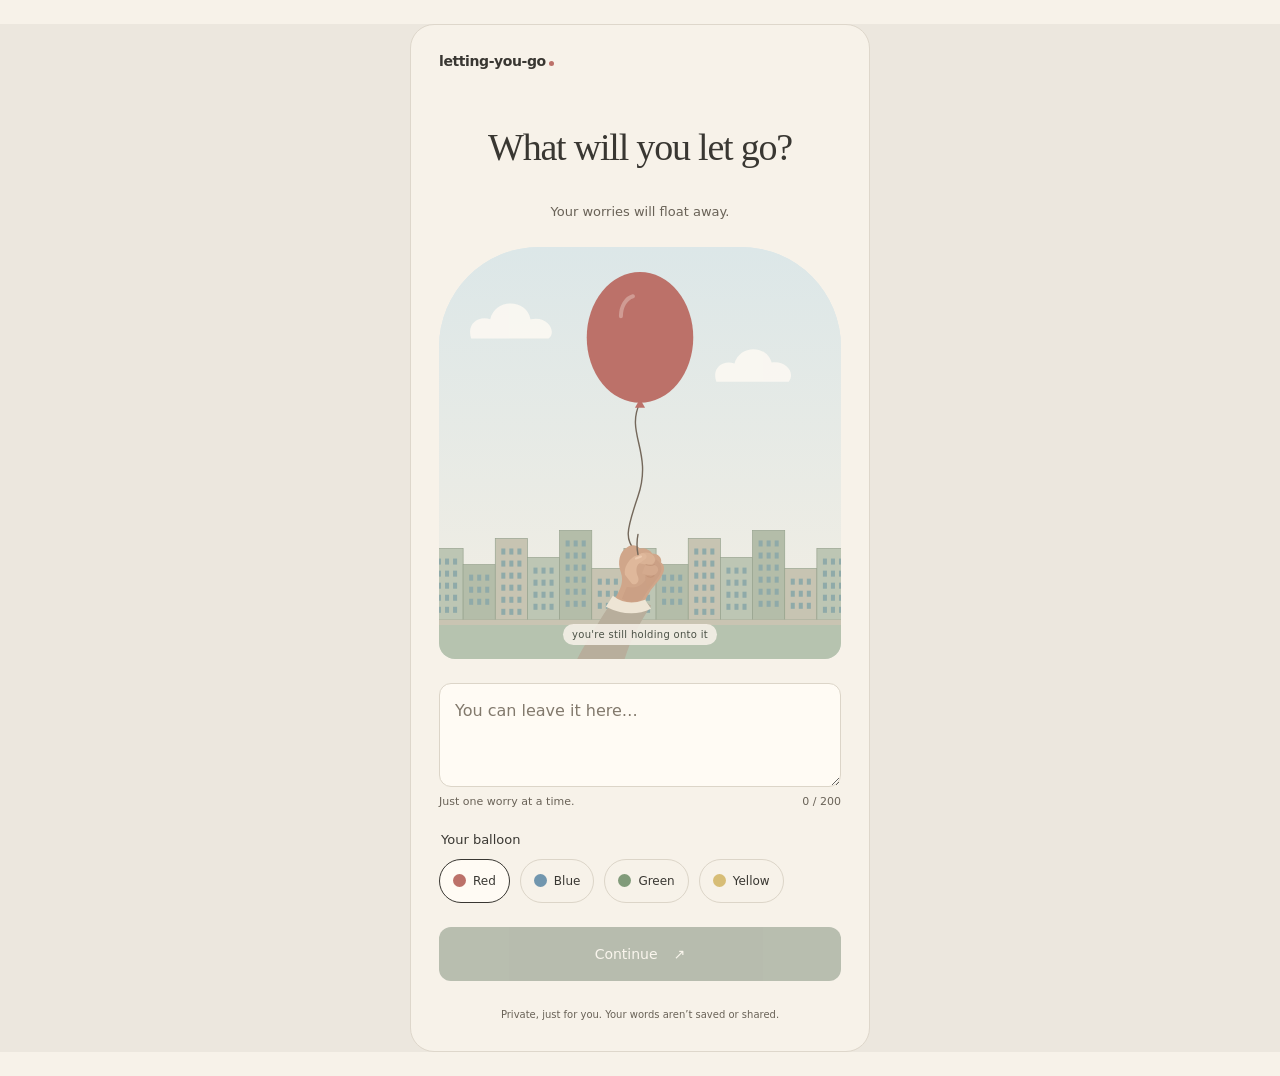
<file: index.html>
<!doctype html>
<html lang="en">
<head>
  <meta charset="utf-8">
  <meta name="viewport" content="width=device-width, initial-scale=1, viewport-fit=cover">
  <meta name="theme-color" content="#f7f2e9">
  <meta name="description" content="A quiet moment to write a worry and let it go.">
  <title>letting-you-go</title>
  <link rel="icon" href="data:,">
  <link rel="stylesheet" href="styles.css">
</head>
<body>
<main class="app">
  <header><a href="./" aria-label="letting-you-go, start again">letting-you-go<span class="brand-dot"></span></a></header>
  <section class="intro"><h1 id="heading" tabindex="-1">What will you let go?</h1><p id="subtitle">Your worries will float away.</p></section>
  <div class="scene" id="scene" role="img" aria-label="A hand holds a small red balloon above a quiet landscape.">
    <svg viewBox="0 0 400 410" aria-hidden="true" focusable="false">
      <defs><linearGradient id="sky" x2="0" y2="1"><stop stop-color="#dce7e8"/><stop offset="1" stop-color="#f3eee3"/></linearGradient></defs>
      <rect width="400" height="410" fill="url(#sky)"/>
      <g id="clouds" fill="#fffbf4" opacity=".8"><path d="M32 91c-5-15 8-23 19-19 5-22 37-20 40 0 19-4 26 14 18 19z"/><path d="M276 134c-5-13 6-22 18-18 5-19 32-19 37-1 14-2 24 10 17 19z"/></g>
      <g id="landscape"></g>
      <g id="balloon" fill="none"><path d="M200 155 C185 185 213 204 198 248 S187 289 199 310" stroke="#74685b" stroke-width="1.4"/><ellipse id="balloon-body" cx="200" cy="90" rx="53" ry="65" fill="#bc7169"/><path id="balloon-knot" d="m200 151-5 9h10z" fill="#bc7169"/><path d="M181 69c0-10 5-18 12-20" stroke="#fffbf4" stroke-width="4" stroke-linecap="round" opacity=".3"/><foreignObject x="158" y="40" width="84" height="102"><div xmlns="http://www.w3.org/1999/xhtml" id="balloon-text-box"><div id="balloon-preview"></div></div></foreignObject></g>
      <g id="arm" stroke-linecap="round" stroke-linejoin="round">
        <!-- Relaxed three-quarter grip: a soft palm and loosely curled fingers. -->
        <path d="M128 430C141 400 156 378 173 351L190 341 211 357C194 382 184 406 180 430Z" fill="#b8ae9c"/>
        <!-- The diagonal contour avoids the horizontal knuckle line of a clenched fist. -->
        <path d="M175 350C181 340 184 333 181 324C177 313 180 303 187 299C191 296 196 296 200 300C204 299 210 301 212 305C218 305 222 309 221 314C226 318 224 324 220 330L211 341 204 353C195 360 184 357 175 350Z" fill="#d0a68a"/>
        <path d="M216 311C224 316 222 324 217 330L207 343 202 351Q190 356 182 350L187 338Q198 341 205 332Z" fill="#bd9177" opacity=".28"/>
        <!-- Nested curved folds describe fingers resting against the palm. -->
        <path d="M201 305C208 302 215 306 215 311C215 315 211 317 206 316L200 315" fill="#dab295"/>
        <path d="M205 317C213 314 219 317 218 322C217 326 213 328 207 326L202 325" fill="#d4aa8e"/>
        <path d="M205 328C212 326 216 328 213 333L207 339" fill="#cca084"/>
        <path d="M206 316Q211 318 214 316M206 327Q211 330 214 327" fill="none" stroke="#b98b70" stroke-width="1" opacity=".5"/>
        <!-- A lightly bent thumb meets the curled index finger without squeezing. -->
        <path d="M185 326C184 319 188 312 194 308L201 305C205 304 208 307 206 310L198 316C196 319 196 324 198 328C200 333 196 337 192 335" fill="#dfb89b"/>
        <path d="M196 310L201 308" stroke="#edcbb0" stroke-width="2"/>
        <path d="M198 286Q196 296 198 306" fill="none" stroke="#74685b" stroke-width="1.4"/>
        <path d="M173 347Q187 358 205 351L211 360Q190 370 166 358Z" fill="#eee5d5"/>
      </g>
    </svg>
    <span class="scene-caption" id="scene-caption">you're still holding onto it</span>
  </div>
  <section id="write-panel" class="panel">
    <label for="worry" class="sr-only">Your worry</label>
    <textarea id="worry" rows="3" placeholder="You can leave it here…" autocomplete="off" spellcheck="false" aria-describedby="count privacy"></textarea>
    <div class="field-footer"><span>Just one worry at a time.</span><span id="count">0 / 200</span></div>
    <fieldset><legend>Your balloon</legend><div class="colours"><label><input type="radio" name="colour" value="red" checked><span class="swatch red"></span>Red</label><label><input type="radio" name="colour" value="blue"><span class="swatch blue"></span>Blue</label><label><input type="radio" name="colour" value="green"><span class="swatch green"></span>Green</label><label><input type="radio" name="colour" value="yellow"><span class="swatch yellow"></span>Yellow</label></div></fieldset>
    <button id="continue" class="primary" disabled>Continue <span aria-hidden="true">↗</span></button>
  </section>
  <section id="hold-panel" class="panel" hidden><p class="guidance" id="hold-guidance">Press and hold. Lift your finger when you’re ready.</p><button id="hold" class="primary hold" aria-describedby="hold-guidance">Hold your balloon</button><button id="edit" class="text-button">Back to your words</button></section>
  <section id="journey-panel" class="panel" hidden><p id="message" class="reflection" aria-live="polite" aria-atomic="true"></p><button id="end" class="text-button">End this journey</button><button id="restart" class="primary" hidden>Release another worry <span aria-hidden="true">↗</span></button></section>
  <footer id="privacy">Private, just for you. Your words aren’t saved or shared.</footer>
  <noscript>This experience needs JavaScript enabled. Your words are never submitted.</noscript>
</main>
<script type="module" src="js/app.js?v=transit-landscapes-4"></script>
</body>
</html>
</file>
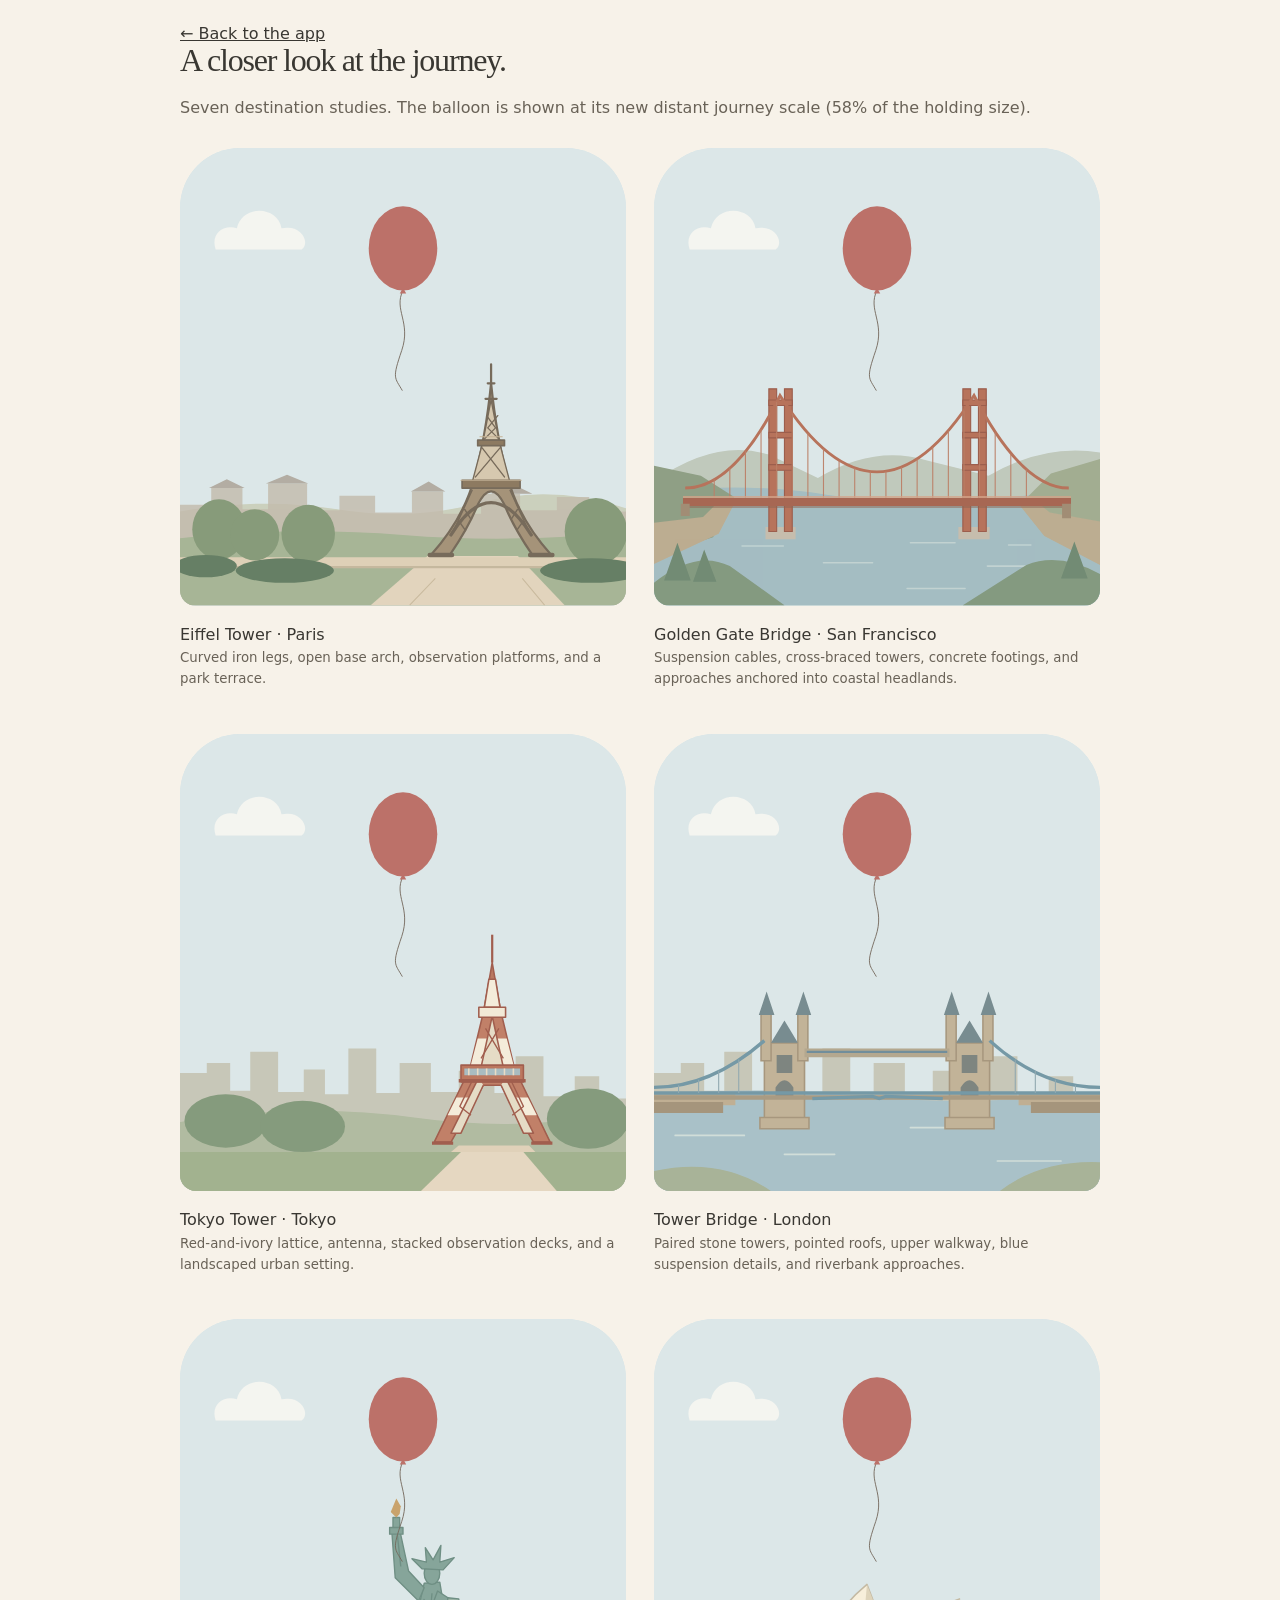
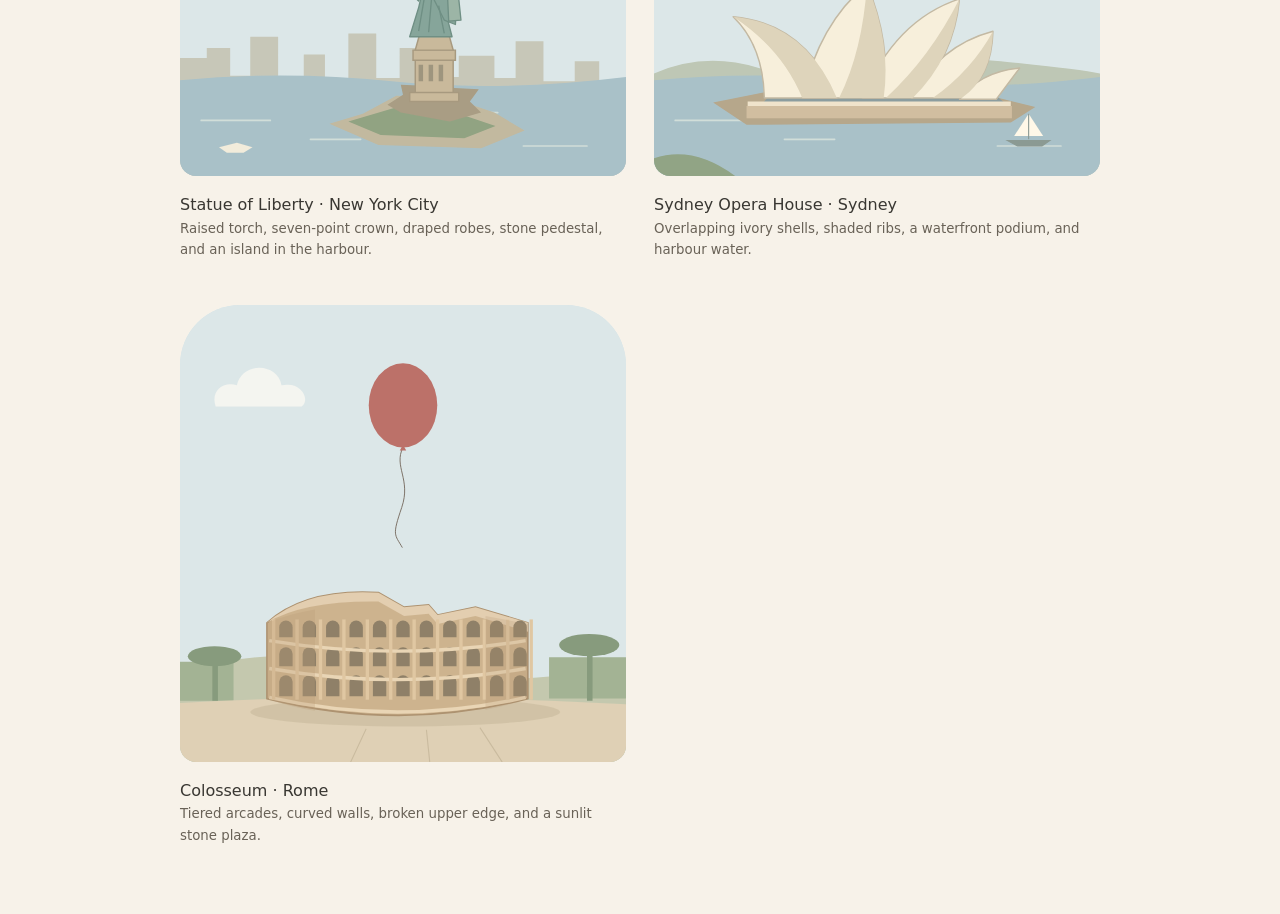
<file: artwork.html>
<!doctype html>
<html lang="en">
<head><meta charset="utf-8"><meta name="viewport" content="width=device-width,initial-scale=1"><title>Destination artwork — letting-you-go</title><link rel="stylesheet" href="styles.css"><link rel="icon" href="data:,"><style>body{padding:24px;background:#f7f2e9}.gallery{max-width:920px;margin:auto}.gallery h1{font-size:32px;min-height:0;justify-content:start}.gallery>p{color:#696257;line-height:1.6}.art-grid{display:grid;grid-template-columns:repeat(auto-fit,minmax(min(100%,320px),1fr));gap:28px;margin:28px 0}figure{margin:0}figcaption{padding:16px 0;line-height:1.6}figcaption small{display:block;color:#696257}a{color:#393732}.scene{border-radius:60px 60px 16px 16px}</style></head>
<body><main class="gallery"><a href="./">← Back to the app</a><h1>A closer look at the journey.</h1><p>Seven destination studies. The balloon is shown at its new distant journey scale (58% of the holding size).</p><div class="art-grid" id="art-grid"></div></main>
<script type="module">
import {sceneFor} from './js/scenes.js?v=transit-landscapes-4';
import {DISTANT_SCALE,balloonTransform} from './js/balloon-scale.js';
for(const [id,title,description] of [['eiffel','Eiffel Tower · Paris','Curved iron legs, open base arch, observation platforms, and a park terrace.'],['golden-gate','Golden Gate Bridge · San Francisco','Suspension cables, cross-braced towers, concrete footings, and approaches anchored into coastal headlands.'],
['tokyo','Tokyo Tower · Tokyo','Red-and-ivory lattice, antenna, stacked observation decks, and a landscaped urban setting.'],
['tower-bridge','Tower Bridge · London','Paired stone towers, pointed roofs, upper walkway, blue suspension details, and riverbank approaches.'],
['liberty','Statue of Liberty · New York City','Raised torch, seven-point crown, draped robes, stone pedestal, and an island in the harbour.'],
['sydney','Sydney Opera House · Sydney','Overlapping ivory shells, shaded ribs, a waterfront podium, and harbour water.'],
['rome','Colosseum · Rome','Tiered arcades, curved walls, broken upper edge, and a sunlit stone plaza.']]){
 const figure=document.createElement('figure');
 figure.innerHTML=`<div class="scene"><svg viewBox="0 0 400 410" role="img" aria-label="${title}"><rect width="400" height="410" fill="#dce7e8"/><g fill="#fffbf4" opacity=".7"><path d="M32 91c-5-15 8-23 19-19 5-22 37-20 40 0 19-4 26 14 18 19z"/></g>${sceneFor(id)}<g transform="${balloonTransform(DISTANT_SCALE)}"><path d="M200 155C185 185 213 204 198 248S187 289 199 310" fill="none" stroke="#74685b" stroke-width="1.4"/><ellipse cx="200" cy="90" rx="53" ry="65" fill="#bc7169"/><path d="m200 151-5 9h10z" fill="#bc7169"/></g></svg></div><figcaption>${title}<small>${description}</small></figcaption>`;
 document.getElementById('art-grid').append(figure);
}
</script></body></html>
</file>
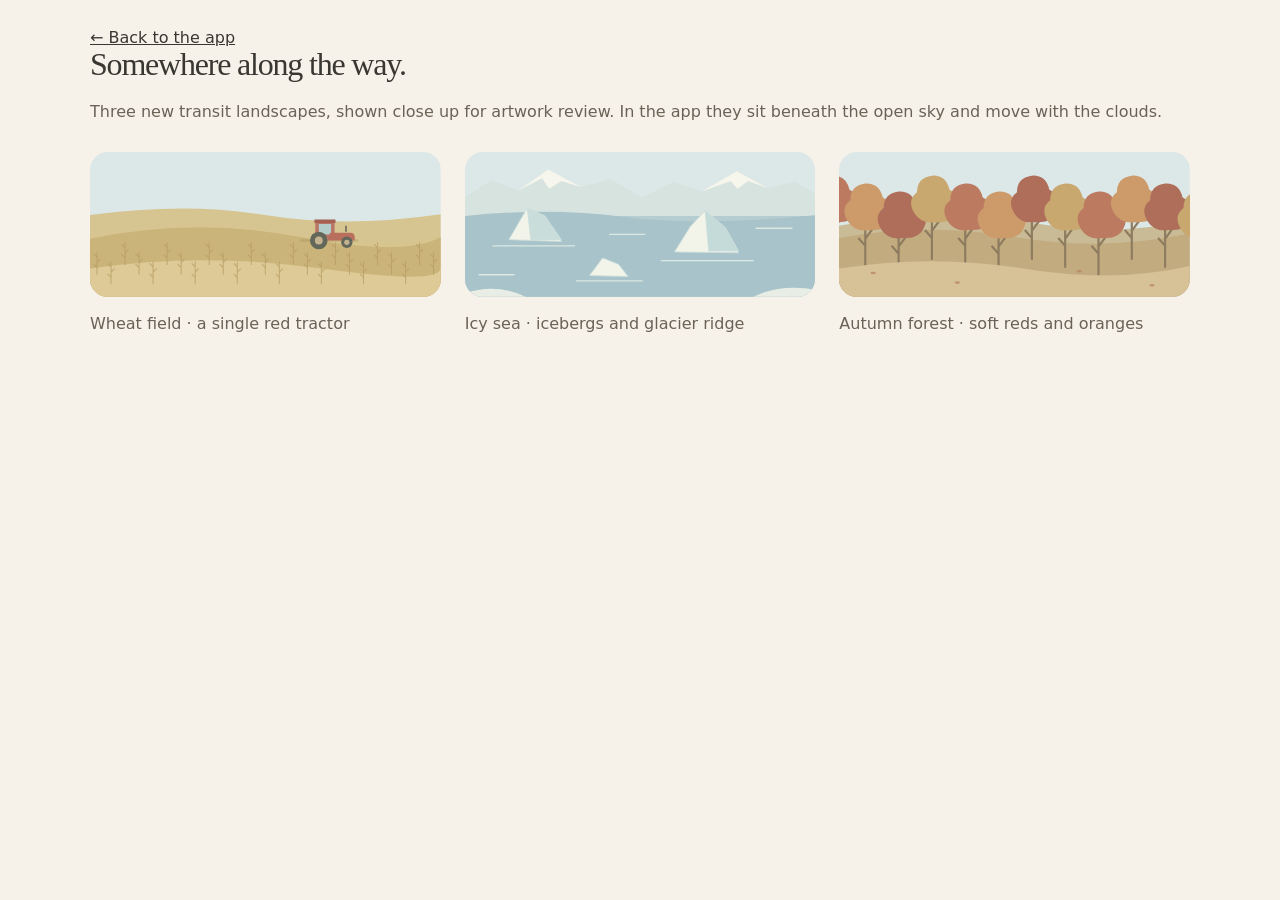
<file: landscapes.html>
<!doctype html><html lang="en"><head><meta charset="utf-8"><meta name="viewport" content="width=device-width,initial-scale=1"><title>Transit landscape studies</title><link rel="stylesheet" href="styles.css"><link rel="icon" href="data:,"><style>body{padding:28px;background:#f7f2e9}main{max-width:1100px;margin:auto}h1{min-height:0;font-size:32px;justify-content:flex-start}p,figcaption{color:#696257;line-height:1.6}.grid{display:grid;grid-template-columns:repeat(auto-fit,minmax(min(100%,300px),1fr));gap:24px;margin:28px 0}figure{margin:0}svg{width:100%;height:auto;border-radius:18px;display:block}figcaption{padding:14px 0}a{color:#393732}</style></head><body><main><a href="./">← Back to the app</a><h1>Somewhere along the way.</h1><p>Three new transit landscapes, shown close up for artwork review. In the app they sit beneath the open sky and move with the clouds.</p><div class="grid" id="studies"></div></main><script type="module">
import {sceneFor} from './js/scenes.js?v=transit-landscapes-4';
for(const [id,label] of [['wheat-field','Wheat field · a single red tractor'],['icy-sea','Icy sea · icebergs and glacier ridge'],['autumn-forest','Autumn forest · soft reds and oranges']]){
 const figure=document.createElement('figure');figure.innerHTML=`<svg xmlns="http://www.w3.org/2000/svg" viewBox="0 245 400 165" role="img" aria-label="${label}"><rect x="0" y="245" width="400" height="165" fill="#dce7e8"/>${sceneFor(id)}</svg><figcaption>${label}</figcaption>`;document.getElementById('studies').append(figure);
}
</script></body></html>
</file>
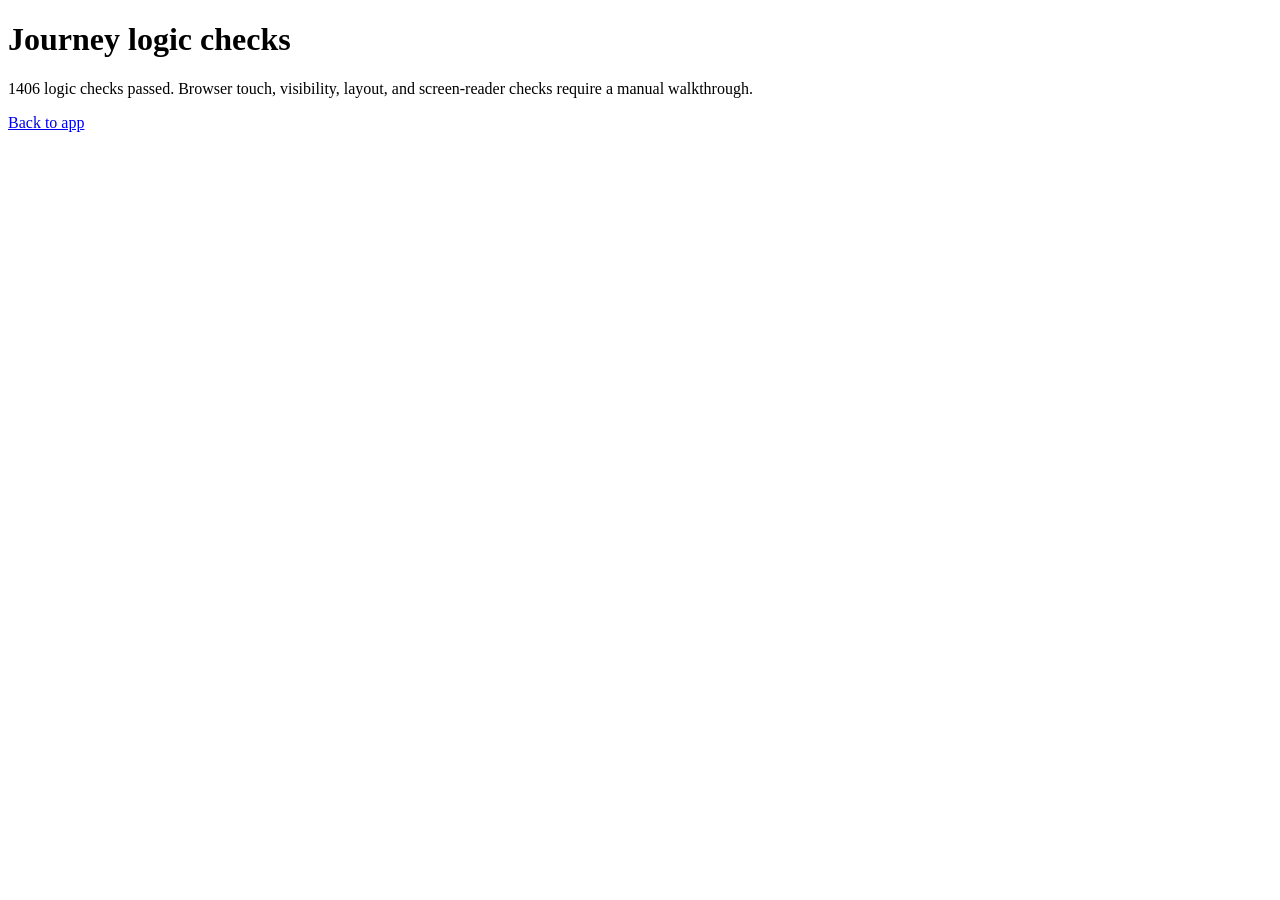
<file: tests/runner.html>
<!doctype html><html lang="en"><meta charset="utf-8"><meta name="viewport" content="width=device-width,initial-scale=1"><title>Journey logic checks</title><body><h1>Journey logic checks</h1><p id="result">Running…</p><a href="/">Back to app</a><script type="module">import {runChecks} from './checks.js';try{document.getElementById('result').textContent=runChecks();}catch(error){document.getElementById('result').textContent='FAILED: '+error.message;throw error;}</script></body></html>
</file>
<file: styles.css>
:root{color-scheme:light;--paper:#f7f2e9;--ink:#393732;--muted:#696257;--line:#dcd5c8;--red:#bc7169;--blue:#7196ae;--green:#819b7a;font-family:system-ui,-apple-system,BlinkMacSystemFont,"Segoe UI",sans-serif;color:var(--ink);background:var(--paper)}*{box-sizing:border-box}body{margin:0}button,textarea,input{font:inherit}button,a,input,textarea{-webkit-tap-highlight-color:transparent}button{cursor:pointer}button:disabled{cursor:default;opacity:.4}[hidden]{display:none!important}.app{width:min(100%,460px);margin:auto;padding:24px 24px max(24px,env(safe-area-inset-bottom));min-height:100svh}header{display:flex;align-items:center;justify-content:space-between;gap:12px;margin-bottom:36px}header a{font-size:14px;letter-spacing:-.4px;text-decoration:none;color:inherit;font-weight:600;white-space:nowrap}.brand-dot{display:inline-block;width:5px;height:5px;background:var(--red);border-radius:50%;margin-left:3px}.edition{font-size:10px;color:var(--muted);text-align:right}.intro{text-align:center}.eyebrow{font-size:10px;letter-spacing:2px;color:var(--muted);margin:0 0 12px}h1{font-family:Georgia,"Times New Roman",serif;font-weight:400;font-size:clamp(30px,8vw,38px);line-height:1.12;letter-spacing:-1.2px;margin:0 0 12px}#subtitle{font-size:13px;line-height:1.6;margin:0 0 24px;color:var(--muted)}.scene{position:relative;border-radius:100px 100px 16px 16px;overflow:hidden;background:#dce7e8;isolation:isolate}.scene svg{display:block;width:100%;height:auto}.scene-caption{position:absolute;bottom:14px;left:12px;right:12px;text-align:center;font-size:10px;color:#4b5146;letter-spacing:.3px;background:#f7f2e9dd;border-radius:12px;padding:5px 9px;width:fit-content;max-width:calc(100% - 24px);margin:auto}.panel{margin-top:24px}label,legend{font-size:13px;font-weight:500}textarea{display:block;resize:vertical;width:100%;min-height:100px;margin-top:10px;padding:15px;border:1px solid var(--line);border-radius:12px;background:#fffbf4;color:var(--ink);line-height:1.5;font-size:16px}textarea::placeholder{color:#82796c}.field-footer{display:flex;justify-content:space-between;gap:10px;font-size:11px;color:var(--muted);margin-top:8px}fieldset{border:0;padding:0;margin:24px 0}legend{margin-bottom:12px}.colours{display:flex;gap:10px;flex-wrap:wrap}.colours label{position:relative;display:flex;gap:7px;align-items:center;padding:10px 13px;border:1px solid var(--line);border-radius:30px;min-height:44px;cursor:pointer;font-size:12px}.colours label:has(:checked){border-color:var(--ink);background:#fffbf4}.colours input{position:absolute;opacity:0;width:1px;height:1px}.swatch{width:13px;height:13px;border-radius:50%}.red{background:var(--red)}.blue{background:var(--blue)}.green{background:var(--green)}.primary{width:100%;border:0;border-radius:12px;min-height:54px;padding:15px 20px;background:#596e58;color:#fffbf4;font-size:14px;font-weight:500;display:flex;justify-content:center;align-items:center;gap:16px}.primary:active{background:#485c47}.hold{touch-action:none;user-select:none;-webkit-user-select:none;-webkit-touch-callout:none}.text-button{display:block;border:0;background:none;color:var(--muted);text-decoration:underline;text-underline-offset:4px;min-height:44px;padding:12px;margin:4px auto;font-size:12px}.guidance{font-size:13px;line-height:1.6;text-align:center;color:var(--muted);margin:0 0 18px}.reflection{font-family:Georgia,"Times New Roman",serif;font-size:19px;line-height:1.6;text-align:center;margin:26px 0;min-height:104px}footer{text-align:center;font-size:10px;line-height:1.7;color:var(--muted);padding-top:25px}button:focus-visible,a:focus-visible,textarea:focus-visible,.colours label:has(:focus-visible){outline:3px solid #716448;outline-offset:4px}#arm{opacity:1;transition:opacity 1s ease}body[data-travelling="true"] #arm{opacity:0}#landscape{transition:opacity .6s ease}#heading:focus{outline:none}@media(min-width:600px){body{background:#ece7de}.app{margin:24px auto;background:var(--paper);border:1px solid #ded7cb;border-radius:24px;padding:28px;min-height:calc(100svh - 48px)}}@media(max-width:350px){.app{padding-inline:16px}.edition{display:none}}@media(prefers-reduced-motion:reduce){#arm,#landscape{transition-duration:.2s}}

/* Keep the hold control stationary when its heading changes. */
h1{min-height:2.24em;display:flex;align-items:center;justify-content:center}.scene-layer{transition:opacity .8s ease}

/* Sentence breaks preserve the approved copy while giving each thought space. */
.reflection{white-space:pre-line;text-wrap:balance;font-size:19px;line-height:1.6}

.sr-only{position:absolute;width:1px;height:1px;padding:0;margin:-1px;overflow:hidden;clip-path:inset(50%);white-space:nowrap;border:0}

.hold.is-holding{background:#586e54;box-shadow:inset 0 0 0 3px #f7f2e9,0 0 0 3px #586e54;color:#fff;font-weight:700}
#balloon-text-box,.balloon-text-box{width:84px;height:102px;display:flex;align-items:center;justify-content:center;overflow:hidden;text-align:center;color:#25231f;font-family:system-ui,sans-serif;line-height:1.15}
#balloon-preview,.balloon-preview{font-family:"Bradley Hand","Segoe Print","Chalkboard SE","Comic Sans MS",cursive;width:100%;flex-shrink:0;overflow-wrap:anywhere;white-space:normal;padding:2px}

.swatch.yellow{background:#d7bd76}
</file>
